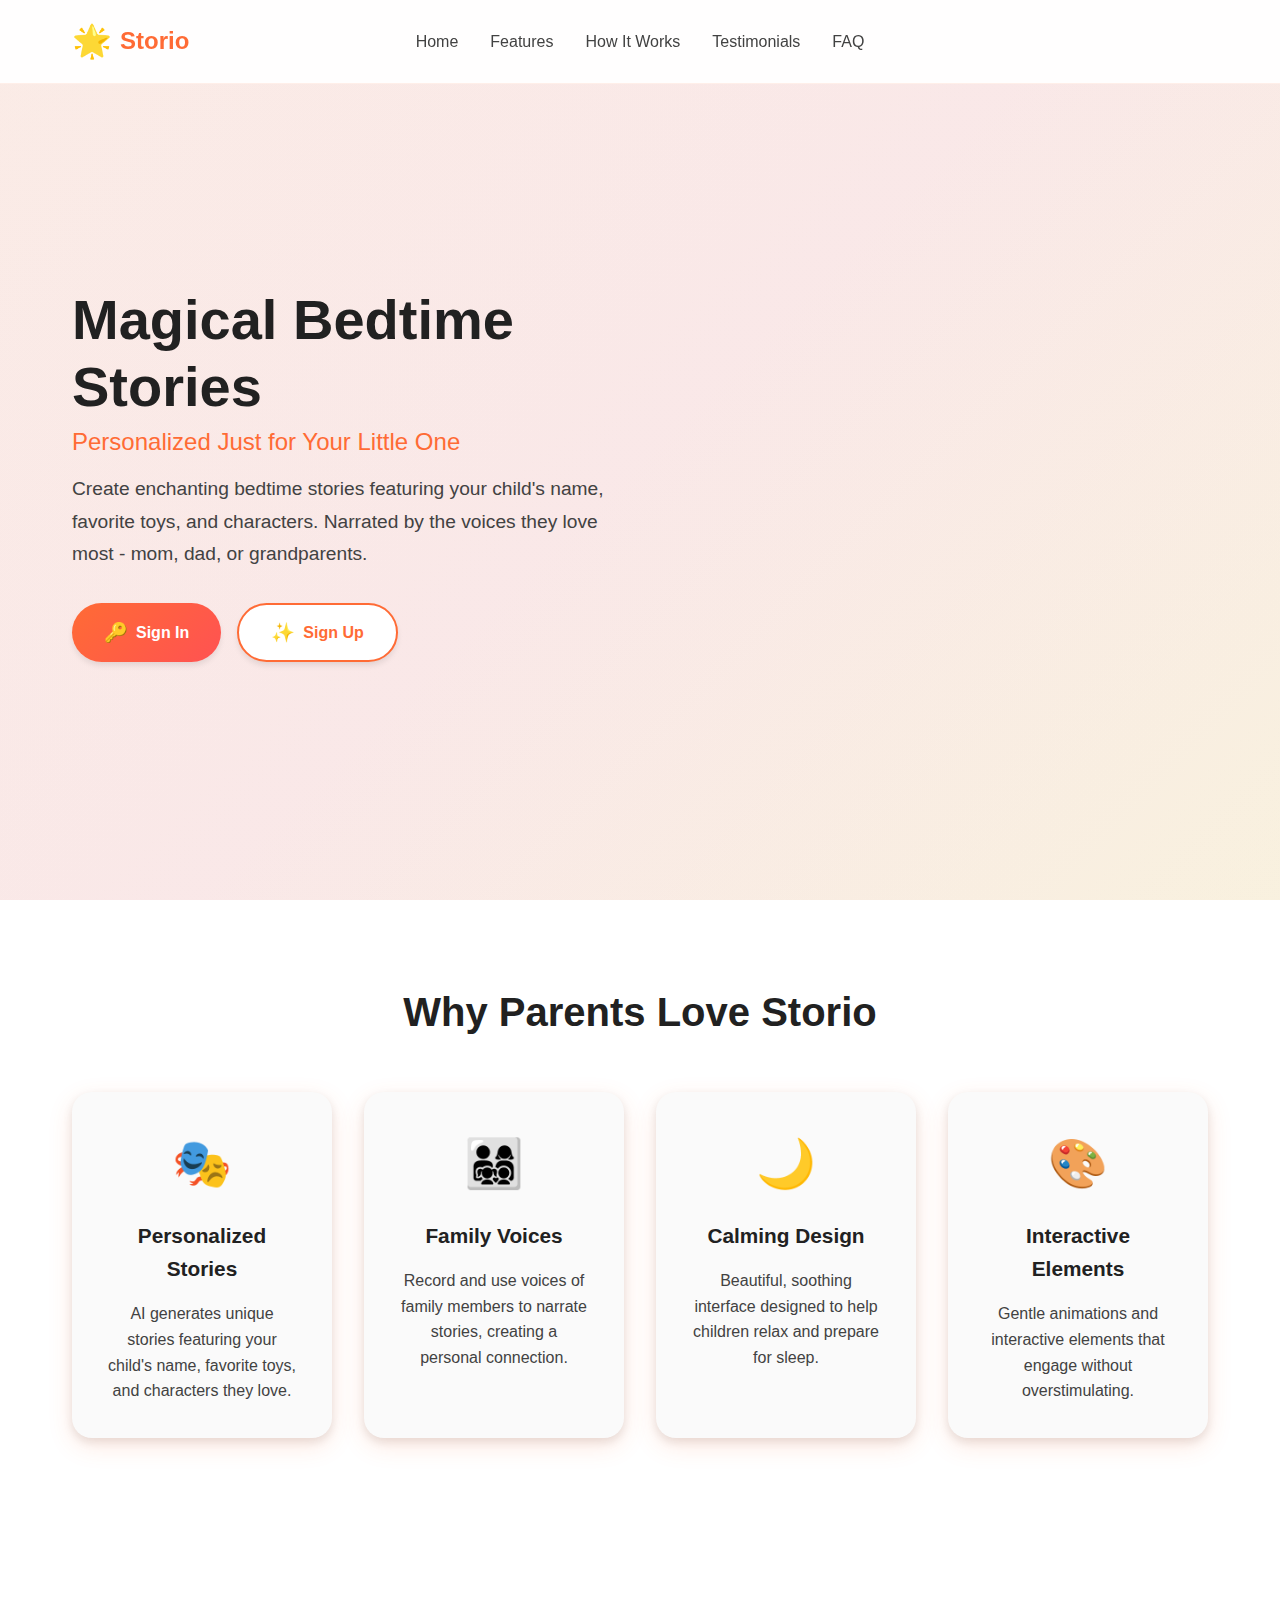
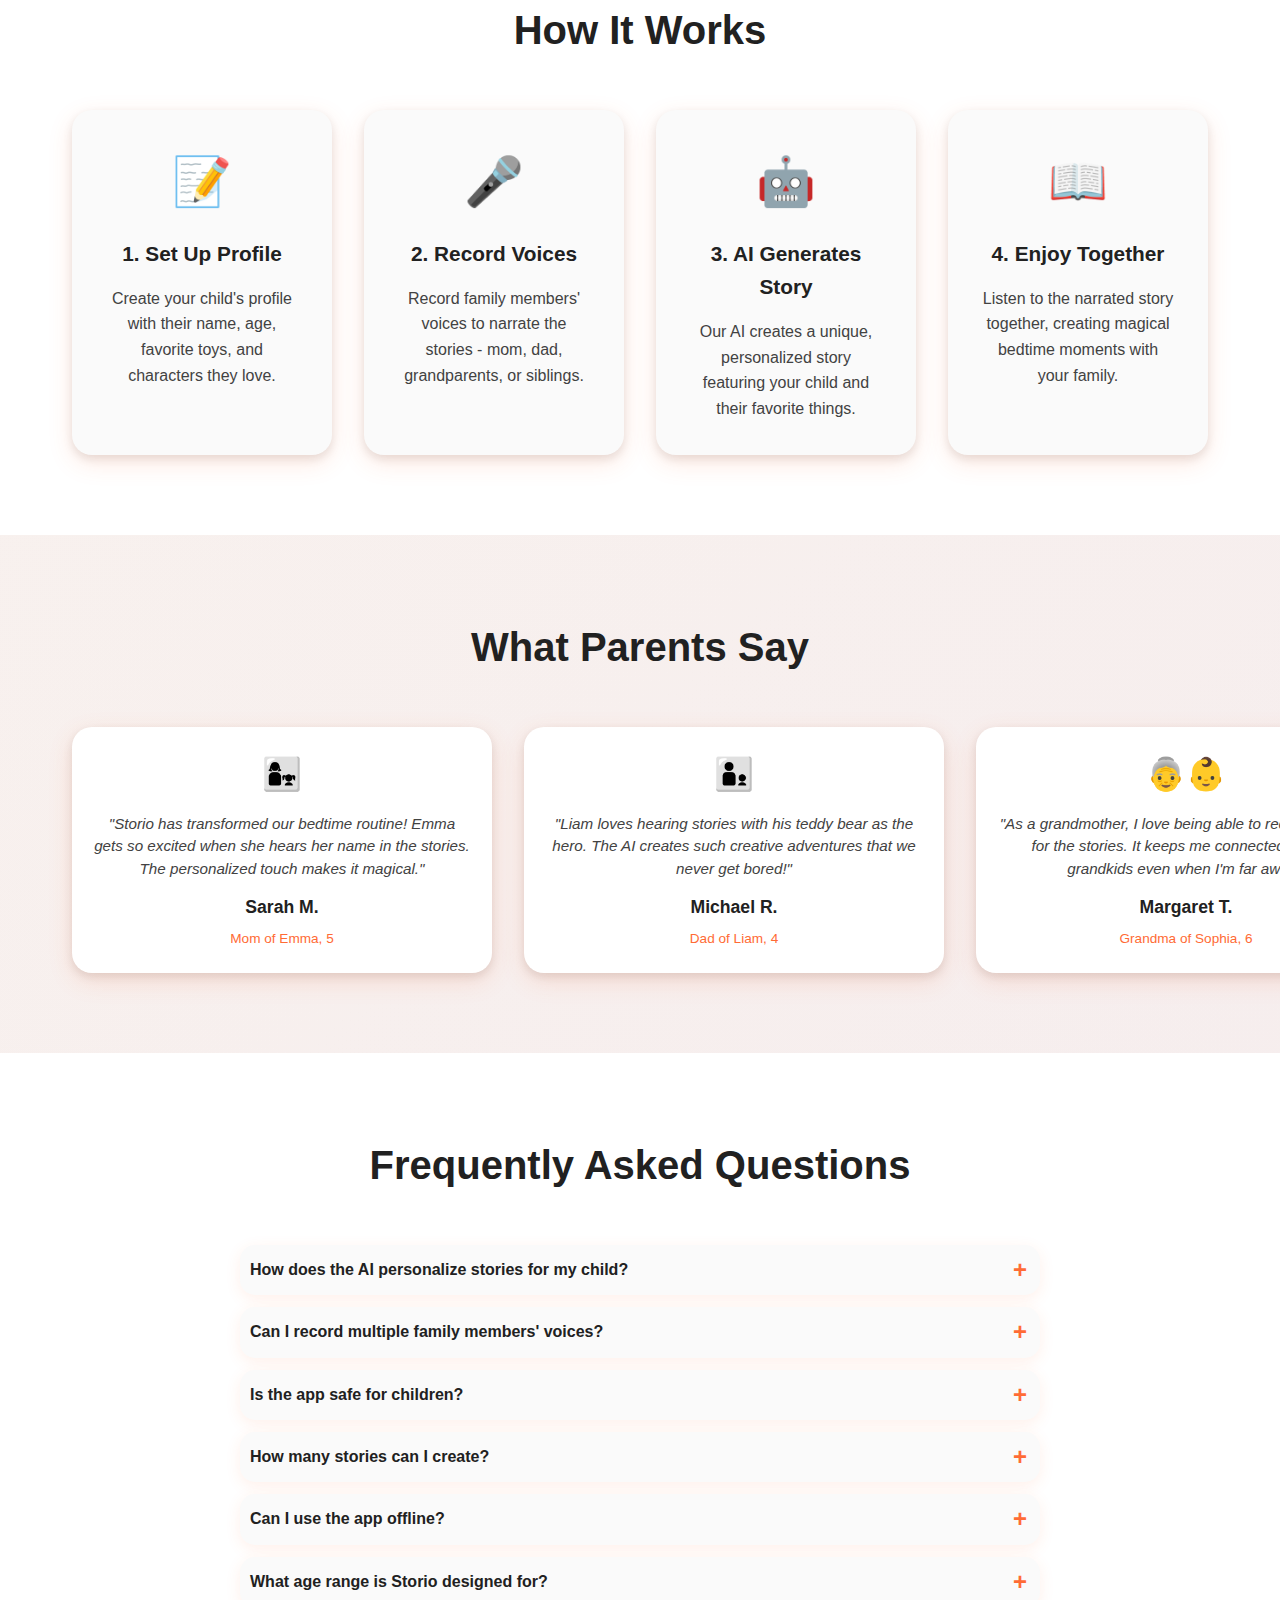
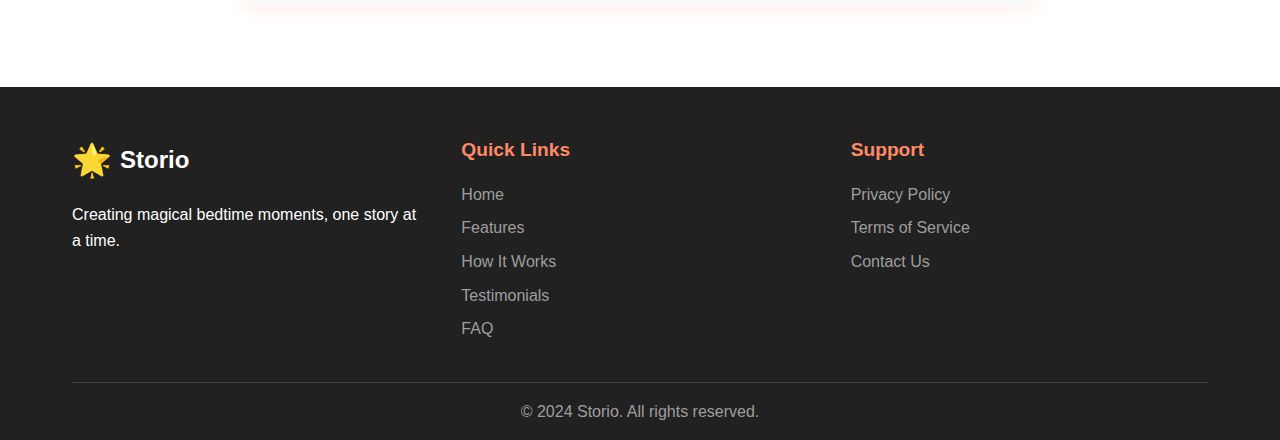
<file: dashboard.html>
<!DOCTYPE html>
<html lang="en">
<head>
    <meta charset="UTF-8">
    <meta name="viewport" content="width=device-width, initial-scale=1.0">
    <title>Dashboard - Storio</title>
    <meta name="description" content="Your magical storytelling dashboard">
    
    <!-- PWA Meta Tags -->
    <meta name="theme-color" content="#FF6B35">
    <meta name="apple-mobile-web-app-capable" content="yes">
    <meta name="apple-mobile-web-app-status-bar-style" content="default">
    <meta name="apple-mobile-web-app-title" content="Storio Dashboard">
    
    <!-- Favicon -->
    <link rel="icon" type="image/png" sizes="32x32" href="favicon-32x32.png">
    <link rel="icon" type="image/png" sizes="16x16" href="favicon-16x16.png">
    <link rel="apple-touch-icon" sizes="180x180" href="apple-touch-icon.png">
    
    <!-- Manifest -->
    <link rel="manifest" href="manifest.json">
    
    <!-- Styles -->
    <link rel="stylesheet" href="styles.css">
    
    <!-- Google Fonts -->
    <link rel="preconnect" href="https://fonts.googleapis.com">
    <link rel="preconnect" href="https://fonts.gstatic.com" crossorigin>
    <link href="https://fonts.googleapis.com/css2?family=Fredoka:wght@300;400;500;600;700&family=Quicksand:wght@300;400;500;600;700&display=swap" rel="stylesheet">
    
    <!-- Supabase Client -->
    <script src="https://cdn.jsdelivr.net/npm/@supabase/supabase-js@2"></script>
</head>
<body>
    <!-- Header -->
    <header class="header">
        <nav class="nav">
            <div class="nav-container">
                <div class="logo">
                    <div class="logo-icon">🌟</div>
                    <span class="logo-text">Storio</span>
                </div>
                <div class="nav-actions">
                    <span class="user-welcome" id="user-welcome">Welcome!</span>
                    <button class="btn btn-secondary sign-out-btn" id="sign-out-btn">
                        <span class="btn-icon">🚪</span>Sign Out
                    </button>
                </div>
            </div>
        </nav>
    </header>

    <!-- Dashboard Content -->
    <main class="dashboard-main">
        <div class="dashboard-container">
            <div class="dashboard-hero">
                <h1 class="dashboard-title" id="dashboard-title">Welcome to Your Dashboard</h1>
                <p class="dashboard-subtitle">Your magical storytelling dashboard</p>
            </div>

            <!-- Animated Story Cards Section -->
            <div class="animated-stories-section">
                <h2 class="section-title">Featured Story Outlines</h2>
                <div class="animated-stories-container">
                    <div class="stories-grid">
                        <div class="story-card active" data-index="0">
                            <div class="story-image">
                                <img src="https://images.unsplash.com/photo-1506905925346-21bda4d32df4?q=80&w=3540&auto=format&fit=crop&ixlib=rb-4.0.3" alt="Space Adventure">
                            </div>
                            <div class="story-content">
                                <h3 class="story-title">Emma's Space Adventure</h3>
                                <p class="story-excerpt">
                                    "Once upon a time, in a galaxy not so far away, there lived a brave little girl named Emma who dreamed of exploring the stars. One magical night, her teddy bear came to life and offered to take her on an incredible journey through space..."
                                </p>
                                <div class="story-meta">
                                    <span class="story-theme">🌌 Space Adventure</span>
                                    <span class="story-duration">10 minutes</span>
                                </div>
                            </div>
                        </div>

                        <div class="story-card" data-index="1">
                            <div class="story-image">
                                <img src="https://images.unsplash.com/photo-1558618666-fcd25c85cd64?q=80&w=3540&auto=format&fit=crop&ixlib=rb-4.0.3" alt="Ocean Journey">
                            </div>
                            <div class="story-content">
                                <h3 class="story-title">Liam's Ocean Journey</h3>
                                <p class="story-excerpt">
                                    "Deep beneath the sparkling waves, in a world of coral castles and friendly sea creatures, young Liam discovered a magical seashell that could grant wishes. With his loyal dolphin friend by his side, they embarked on an underwater quest..."
                                </p>
                                <div class="story-meta">
                                    <span class="story-theme">🌊 Ocean Adventure</span>
                                    <span class="story-duration">8 minutes</span>
                                </div>
                            </div>
                        </div>

                        <div class="story-card" data-index="2">
                            <div class="story-image">
                                <img src="https://images.unsplash.com/photo-1506905925346-21bda4d32df4?q=80&w=3540&auto=format&fit=crop&ixlib=rb-4.0.3" alt="Forest Magic">
                            </div>
                            <div class="story-content">
                                <h3 class="story-title">Sophia's Forest Magic</h3>
                                <p class="story-excerpt">
                                    "In an enchanted forest where trees whispered ancient secrets and flowers sang lullabies, little Sophia found a glowing acorn that opened a portal to a world where animals could talk and magic was real. Her adventure began when..."
                                </p>
                                <div class="story-meta">
                                    <span class="story-theme">🌳 Forest Fantasy</span>
                                    <span class="story-duration">12 minutes</span>
                                </div>
                            </div>
                        </div>

                        <div class="story-card" data-index="3">
                            <div class="story-image">
                                <img src="https://images.unsplash.com/photo-1558618666-fcd25c85cd64?q=80&w=3540&auto=format&fit=crop&ixlib=rb-4.0.3" alt="Dragon Friend">
                            </div>
                            <div class="story-content">
                                <h3 class="story-title">Alex and the Friendly Dragon</h3>
                                <p class="story-excerpt">
                                    "High up in the misty mountains, where clouds danced around castle towers, young Alex discovered a baby dragon who had lost its way. Instead of being afraid, Alex decided to help the little dragon find its family, leading to..."
                                </p>
                                <div class="story-meta">
                                    <span class="story-theme">🐉 Dragon Tale</span>
                                    <span class="story-duration">15 minutes</span>
                                </div>
                            </div>
                        </div>

                        <div class="story-card" data-index="4">
                            <div class="story-image">
                                <img src="https://images.unsplash.com/photo-1506905925346-21bda4d32df4?q=80&w=3540&auto=format&fit=crop&ixlib=rb-4.0.3" alt="Toy Kingdom">
                            </div>
                            <div class="story-content">
                                <h3 class="story-title">The Toy Kingdom Awakens</h3>
                                <p class="story-excerpt">
                                    "When the last ray of sunlight disappeared from little Maya's bedroom, her toys began to stir. Her teddy bear became the wise king, her doll became a brave knight, and together they created a magical kingdom where..."
                                </p>
                                <div class="story-meta">
                                    <span class="story-theme">🧸 Toy Adventure</span>
                                    <span class="story-duration">7 minutes</span>
                                </div>
                            </div>
                        </div>
                    </div>

                    <!-- Navigation Controls -->
                    <div class="stories-navigation">
                        <button class="nav-btn prev-btn" onclick="previousStory()">
                            <svg width="24" height="24" viewBox="0 0 24 24" fill="none" stroke="currentColor" stroke-width="2">
                                <path d="M15 18l-6-6 6-6"/>
                            </svg>
                        </button>
                        <div class="story-indicators">
                            <span class="indicator active" data-index="0"></span>
                            <span class="indicator" data-index="1"></span>
                            <span class="indicator" data-index="2"></span>
                            <span class="indicator" data-index="3"></span>
                            <span class="indicator" data-index="4"></span>
                        </div>
                        <button class="nav-btn next-btn" onclick="nextStory()">
                            <svg width="24" height="24" viewBox="0 0 24 24" fill="none" stroke="currentColor" stroke-width="2">
                                <path d="M9 18l6-6-6-6"/>
                            </svg>
                        </button>
                    </div>
                </div>
            </div>
        </div>
    </main>

    <!-- Footer -->
    <footer class="footer">
        <div class="container">
            <div class="footer-content">
                <div class="footer-section">
                    <div class="footer-logo">
                        <div class="logo-icon">🌟</div>
                        <span class="logo-text">Storio</span>
                    </div>
                    <p>Creating magical bedtime moments, one story at a time.</p>
                </div>
                <div class="footer-section">
                    <h4>Support</h4>
                    <ul>
                        <li><a href="#" onclick="showPrivacy()">Privacy Policy</a></li>
                        <li><a href="#" onclick="showTerms()">Terms of Service</a></li>
                        <li><a href="#" onclick="showContact()">Contact Us</a></li>
                    </ul>
                </div>
            </div>
            <div class="footer-bottom">
                <p>&copy; 2024 Storio. All rights reserved.</p>
            </div>
        </div>
    </footer>

    <!-- Notification Container -->
    <div id="notification-container"></div>

    <!-- Supabase Configuration -->
    <script src="supabase-config.js"></script>
    <script src="dashboard.js"></script>
</body>
</html>
</file>
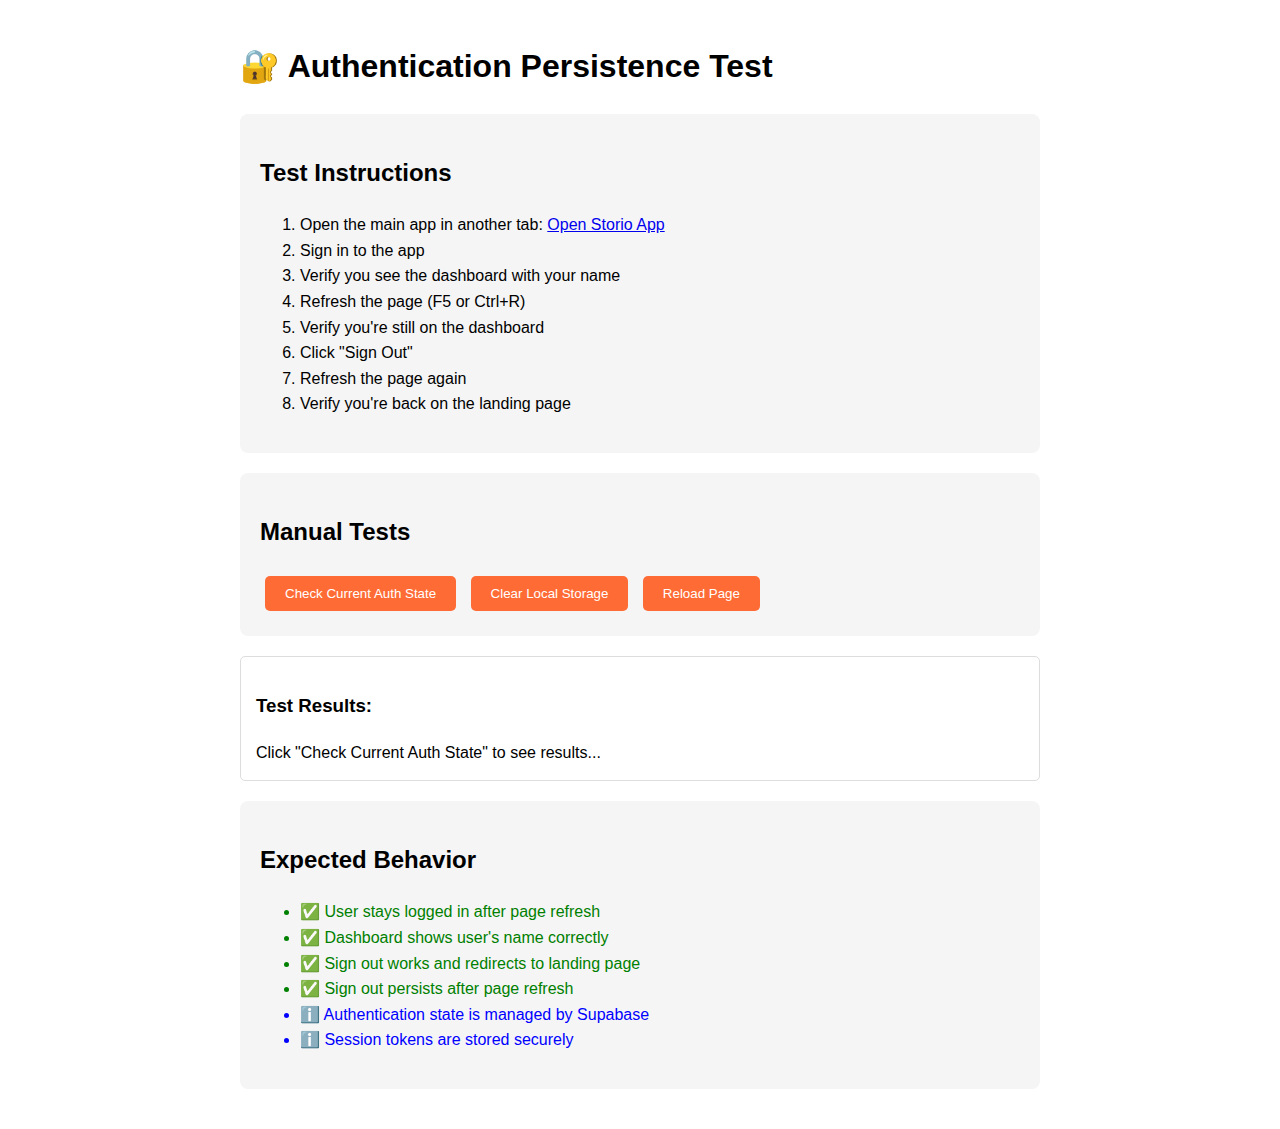
<file: test-authentication.html>
<!DOCTYPE html>
<html lang="en">
<head>
    <meta charset="UTF-8">
    <meta name="viewport" content="width=device-width, initial-scale=1.0">
    <title>Authentication Test - Storio</title>
    <style>
        body {
            font-family: Arial, sans-serif;
            max-width: 800px;
            margin: 0 auto;
            padding: 20px;
            line-height: 1.6;
        }
        .test-section {
            background: #f5f5f5;
            padding: 20px;
            margin: 20px 0;
            border-radius: 8px;
        }
        .success { color: green; }
        .error { color: red; }
        .info { color: blue; }
        button {
            background: #FF6B35;
            color: white;
            border: none;
            padding: 10px 20px;
            border-radius: 5px;
            cursor: pointer;
            margin: 5px;
        }
        button:hover {
            background: #FF8A65;
        }
        #test-results {
            background: #fff;
            border: 1px solid #ddd;
            padding: 15px;
            border-radius: 5px;
            margin-top: 20px;
        }
    </style>
</head>
<body>
    <h1>🔐 Authentication Persistence Test</h1>
    
    <div class="test-section">
        <h2>Test Instructions</h2>
        <ol>
            <li>Open the main app in another tab: <a href="index.html" target="_blank">Open Storio App</a></li>
            <li>Sign in to the app</li>
            <li>Verify you see the dashboard with your name</li>
            <li>Refresh the page (F5 or Ctrl+R)</li>
            <li>Verify you're still on the dashboard</li>
            <li>Click "Sign Out"</li>
            <li>Refresh the page again</li>
            <li>Verify you're back on the landing page</li>
        </ol>
    </div>

    <div class="test-section">
        <h2>Manual Tests</h2>
        <button onclick="testAuthState()">Check Current Auth State</button>
        <button onclick="clearLocalStorage()">Clear Local Storage</button>
        <button onclick="reloadPage()">Reload Page</button>
    </div>

    <div id="test-results">
        <h3>Test Results:</h3>
        <div id="results-content">Click "Check Current Auth State" to see results...</div>
    </div>

    <div class="test-section">
        <h2>Expected Behavior</h2>
        <ul>
            <li class="success">✅ User stays logged in after page refresh</li>
            <li class="success">✅ Dashboard shows user's name correctly</li>
            <li class="success">✅ Sign out works and redirects to landing page</li>
            <li class="success">✅ Sign out persists after page refresh</li>
            <li class="info">ℹ️ Authentication state is managed by Supabase</li>
            <li class="info">ℹ️ Session tokens are stored securely</li>
        </ul>
    </div>

    <script src="https://cdn.jsdelivr.net/npm/@supabase/supabase-js@2"></script>
    <script src="supabase-config.js"></script>
    <script>
        async function testAuthState() {
            const resultsDiv = document.getElementById('results-content');
            resultsDiv.innerHTML = '<p>Checking authentication state...</p>';
            
            try {
                const { data: { user }, error } = await window.supabaseClient.auth.getUser();
                
                if (error) {
                    resultsDiv.innerHTML = `<p class="error">❌ Error: ${error.message}</p>`;
                    return;
                }
                
                if (user) {
                    resultsDiv.innerHTML = `
                        <p class="success">✅ User is authenticated!</p>
                        <p><strong>Email:</strong> ${user.email}</p>
                        <p><strong>Name:</strong> ${user.user_metadata?.full_name || 'Not set'}</p>
                        <p><strong>User ID:</strong> ${user.id}</p>
                        <p><strong>Last Sign In:</strong> ${new Date(user.last_sign_in_at).toLocaleString()}</p>
                    `;
                } else {
                    resultsDiv.innerHTML = '<p class="info">ℹ️ No user is currently authenticated</p>';
                }
            } catch (error) {
                resultsDiv.innerHTML = `<p class="error">❌ Error checking auth state: ${error.message}</p>`;
            }
        }

        function clearLocalStorage() {
            localStorage.clear();
            sessionStorage.clear();
            document.getElementById('results-content').innerHTML = 
                '<p class="info">ℹ️ Local storage and session storage cleared</p>';
        }

        function reloadPage() {
            window.location.reload();
        }

        // Auto-check auth state on page load
        window.addEventListener('load', () => {
            setTimeout(testAuthState, 1000);
        });
    </script>
</body>
</html>
</file>
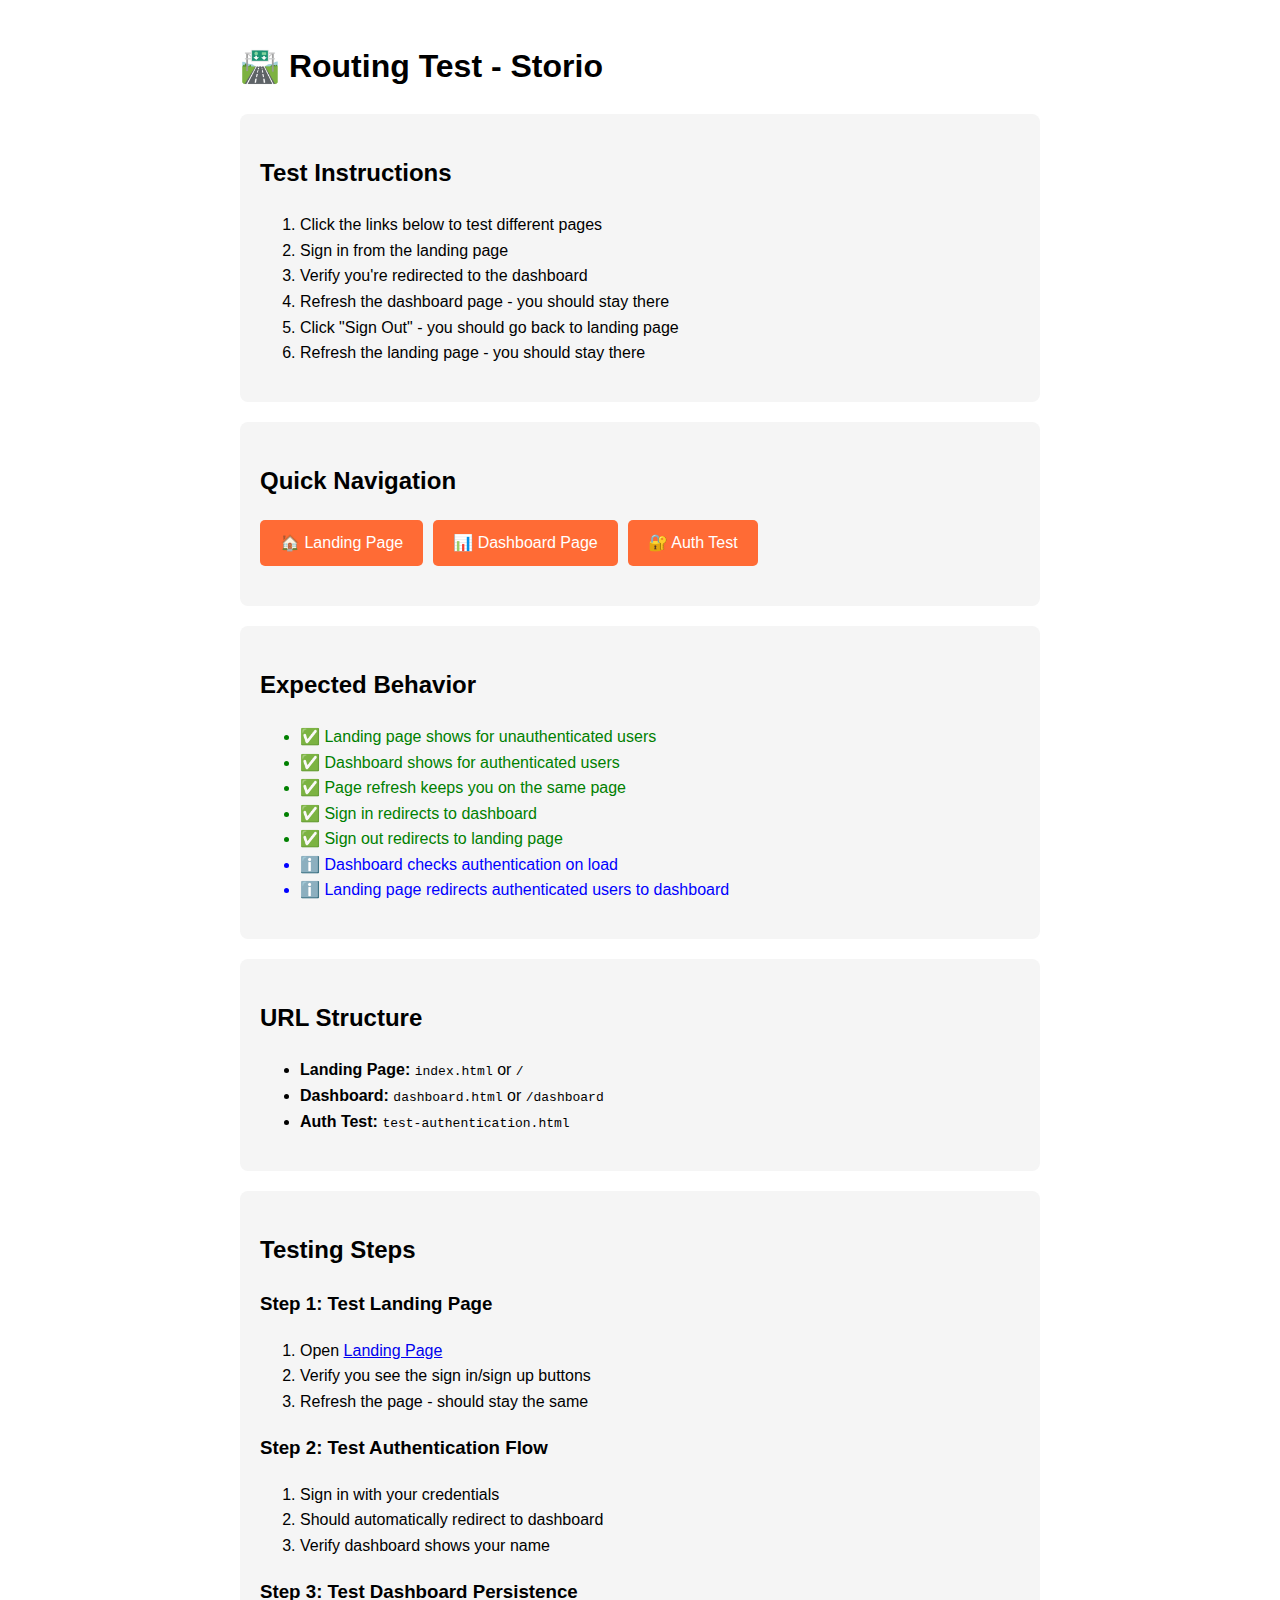
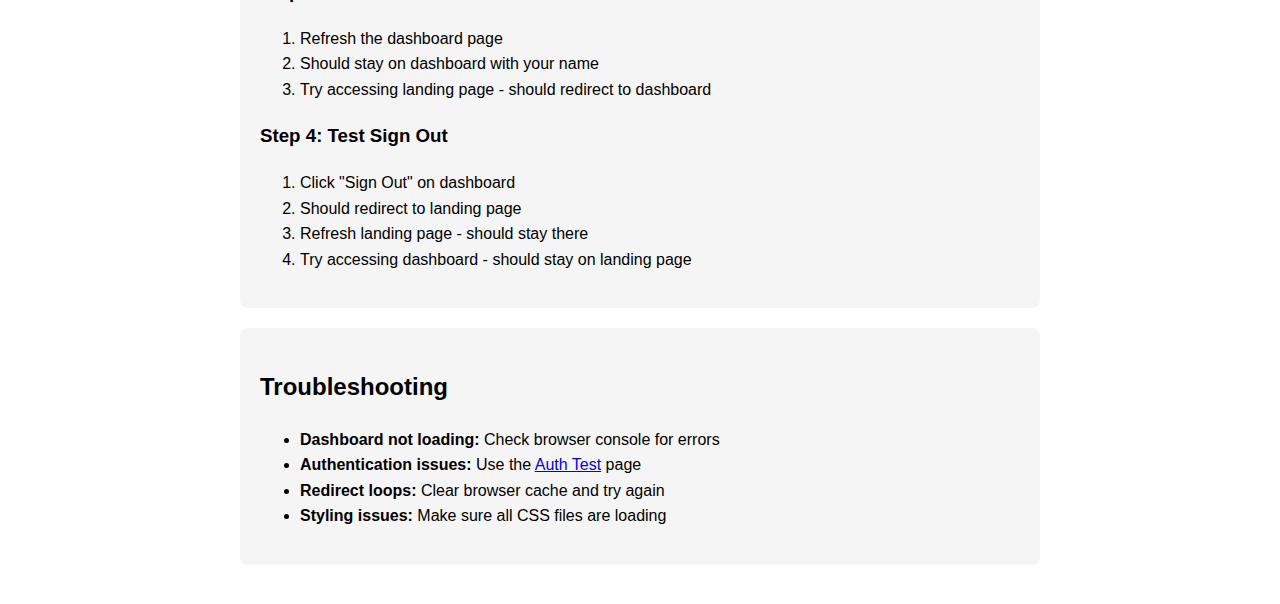
<file: test-routing.html>
<!DOCTYPE html>
<html lang="en">
<head>
    <meta charset="UTF-8">
    <meta name="viewport" content="width=device-width, initial-scale=1.0">
    <title>Routing Test - Storio</title>
    <style>
        body {
            font-family: Arial, sans-serif;
            max-width: 800px;
            margin: 0 auto;
            padding: 20px;
            line-height: 1.6;
        }
        .test-section {
            background: #f5f5f5;
            padding: 20px;
            margin: 20px 0;
            border-radius: 8px;
        }
        .success { color: green; }
        .error { color: red; }
        .info { color: blue; }
        button {
            background: #FF6B35;
            color: white;
            border: none;
            padding: 10px 20px;
            border-radius: 5px;
            cursor: pointer;
            margin: 5px;
        }
        button:hover {
            background: #FF8A65;
        }
        .test-links {
            display: flex;
            gap: 10px;
            flex-wrap: wrap;
            margin: 20px 0;
        }
        .test-links a {
            background: #FF6B35;
            color: white;
            text-decoration: none;
            padding: 10px 20px;
            border-radius: 5px;
            display: inline-block;
        }
        .test-links a:hover {
            background: #FF8A65;
        }
    </style>
</head>
<body>
    <h1>🛣️ Routing Test - Storio</h1>
    
    <div class="test-section">
        <h2>Test Instructions</h2>
        <ol>
            <li>Click the links below to test different pages</li>
            <li>Sign in from the landing page</li>
            <li>Verify you're redirected to the dashboard</li>
            <li>Refresh the dashboard page - you should stay there</li>
            <li>Click "Sign Out" - you should go back to landing page</li>
            <li>Refresh the landing page - you should stay there</li>
        </ol>
    </div>

    <div class="test-section">
        <h2>Quick Navigation</h2>
        <div class="test-links">
            <a href="index.html" target="_blank">🏠 Landing Page</a>
            <a href="dashboard.html" target="_blank">📊 Dashboard Page</a>
            <a href="test-authentication.html" target="_blank">🔐 Auth Test</a>
        </div>
    </div>

    <div class="test-section">
        <h2>Expected Behavior</h2>
        <ul>
            <li class="success">✅ Landing page shows for unauthenticated users</li>
            <li class="success">✅ Dashboard shows for authenticated users</li>
            <li class="success">✅ Page refresh keeps you on the same page</li>
            <li class="success">✅ Sign in redirects to dashboard</li>
            <li class="success">✅ Sign out redirects to landing page</li>
            <li class="info">ℹ️ Dashboard checks authentication on load</li>
            <li class="info">ℹ️ Landing page redirects authenticated users to dashboard</li>
        </ul>
    </div>

    <div class="test-section">
        <h2>URL Structure</h2>
        <ul>
            <li><strong>Landing Page:</strong> <code>index.html</code> or <code>/</code></li>
            <li><strong>Dashboard:</strong> <code>dashboard.html</code> or <code>/dashboard</code></li>
            <li><strong>Auth Test:</strong> <code>test-authentication.html</code></li>
        </ul>
    </div>

    <div class="test-section">
        <h2>Testing Steps</h2>
        <h3>Step 1: Test Landing Page</h3>
        <ol>
            <li>Open <a href="index.html" target="_blank">Landing Page</a></li>
            <li>Verify you see the sign in/sign up buttons</li>
            <li>Refresh the page - should stay the same</li>
        </ol>

        <h3>Step 2: Test Authentication Flow</h3>
        <ol>
            <li>Sign in with your credentials</li>
            <li>Should automatically redirect to dashboard</li>
            <li>Verify dashboard shows your name</li>
        </ol>

        <h3>Step 3: Test Dashboard Persistence</h3>
        <ol>
            <li>Refresh the dashboard page</li>
            <li>Should stay on dashboard with your name</li>
            <li>Try accessing landing page - should redirect to dashboard</li>
        </ol>

        <h3>Step 4: Test Sign Out</h3>
        <ol>
            <li>Click "Sign Out" on dashboard</li>
            <li>Should redirect to landing page</li>
            <li>Refresh landing page - should stay there</li>
            <li>Try accessing dashboard - should stay on landing page</li>
        </ol>
    </div>

    <div class="test-section">
        <h2>Troubleshooting</h2>
        <ul>
            <li><strong>Dashboard not loading:</strong> Check browser console for errors</li>
            <li><strong>Authentication issues:</strong> Use the <a href="test-authentication.html" target="_blank">Auth Test</a> page</li>
            <li><strong>Redirect loops:</strong> Clear browser cache and try again</li>
            <li><strong>Styling issues:</strong> Make sure all CSS files are loading</li>
        </ul>
    </div>

    <script>
        // Add some helpful console logging
        console.log('Routing test page loaded');
        console.log('Current URL:', window.location.href);
        console.log('Available pages:');
        console.log('- Landing: index.html');
        console.log('- Dashboard: dashboard.html');
        console.log('- Auth Test: test-authentication.html');
    </script>
</body>
</html>
</file>
<file: styles.css>
/* Reset and Base Styles */
* {
    margin: 0;
    padding: 0;
    box-sizing: border-box;
}

:root {
    /* Color Palette - Orange and White Theme */
    --primary-orange: #FF6B35;
    --primary-light: #FF8A65;
    --secondary-coral: #FF5252;
    --secondary-light: #FF7B7B;
    --accent-amber: #FFB300;
    --accent-light: #FFC107;
    --warm-peach: #FFAB91;
    --warm-salmon: #FF8A80;
    --soft-cream: #FFF8E1;
    --soft-apricot: #FFCCBC;
    
    /* Neutral Colors */
    --white: #FFFFFF;
    --off-white: #FAFAFA;
    --light-gray: #F5F5F5;
    --medium-gray: #9E9E9E;
    --dark-gray: #424242;
    --dark: #212121;
    
    /* Typography */
    --font-primary: 'Fredoka', sans-serif;
    --font-secondary: 'Quicksand', sans-serif;
    
    /* Spacing */
    --container-padding: 2rem;
    --section-padding: 5rem 0;
    
    /* Shadows */
    --shadow-soft: 0 4px 6px -1px rgba(0, 0, 0, 0.1);
    --shadow-medium: 0 10px 15px -3px rgba(0, 0, 0, 0.1);
    --shadow-large: 0 20px 25px -5px rgba(0, 0, 0, 0.1);
}

body {
    font-family: var(--font-primary);
    line-height: 1.6;
    color: var(--dark);
    background: linear-gradient(135deg, var(--off-white) 0%, var(--light-gray) 100%);
    overflow-x: hidden;
}

.container {
    max-width: 1200px;
    margin: 0 auto;
    padding: 0 var(--container-padding);
}

/* Header Styles */
.header {
    position: fixed;
    top: 0;
    left: 0;
    right: 0;
    background: rgba(255, 255, 255, 0.95);
    backdrop-filter: blur(10px);
    z-index: 1000;
    border-bottom: 1px solid rgba(255, 107, 53, 0.1);
}

.nav-container {
    display: flex;
    justify-content: space-between;
    align-items: center;
    padding: 1rem var(--container-padding);
    max-width: 1200px;
    margin: 0 auto;
    position: relative;
}

.logo {
    display: flex;
    align-items: center;
    gap: 0.5rem;
    font-size: 1.5rem;
    font-weight: 700;
    color: var(--primary-orange);
}

.logo-icon {
    font-size: 2rem;
    animation: twinkle 2s ease-in-out infinite;
}

@keyframes twinkle {
    0%, 100% { opacity: 1; transform: scale(1); }
    50% { opacity: 0.7; transform: scale(1.1); }
}

.nav-menu {
    display: flex;
    list-style: none;
    gap: 2rem;
    position: absolute;
    left: 50%;
    transform: translateX(-50%);
}

.nav-menu a {
    text-decoration: none;
    color: var(--dark-gray);
    font-weight: 500;
    transition: color 0.3s ease;
    position: relative;
}

.nav-menu a:hover {
    color: var(--primary-orange);
}

.nav-menu a::after {
    content: '';
    position: absolute;
    bottom: -5px;
    left: 0;
    width: 0;
    height: 2px;
    background: var(--primary-orange);
    transition: width 0.3s ease;
}

.nav-menu a:hover::after {
    width: 100%;
}

.nav-toggle {
    display: none;
    flex-direction: column;
    background: none;
    border: none;
    cursor: pointer;
    gap: 4px;
}

.nav-toggle span {
    width: 25px;
    height: 3px;
    background: var(--primary-orange);
    border-radius: 2px;
    transition: 0.3s;
}

/* Hero Section */
.hero {
    padding: 8rem 0 5rem;
    min-height: 100vh;
    display: flex;
    align-items: center;
    background: linear-gradient(135deg, 
        rgba(255, 107, 53, 0.1) 0%, 
        rgba(255, 82, 82, 0.1) 50%, 
        rgba(255, 179, 0, 0.1) 100%);
    position: relative;
    overflow: hidden;
}

.hero-container {
    display: grid;
    grid-template-columns: 1fr 1fr;
    gap: 4rem;
    align-items: center;
    max-width: 1200px;
    margin: 0 auto;
    padding: 0 var(--container-padding);
}

.hero-title {
    font-size: 3.5rem;
    font-weight: 700;
    color: var(--dark);
    margin-bottom: 1rem;
    line-height: 1.2;
}

.hero-subtitle {
    display: block;
    font-size: 1.5rem;
    color: var(--primary-orange);
    font-weight: 500;
    margin-top: 0.5rem;
}

.hero-description {
    font-size: 1.2rem;
    color: var(--dark-gray);
    margin-bottom: 2rem;
    line-height: 1.7;
}

.hero-buttons {
    display: flex;
    gap: 1rem;
    flex-wrap: wrap;
}

.btn {
    display: inline-flex;
    align-items: center;
    gap: 0.5rem;
    padding: 1rem 2rem;
    border: none;
    border-radius: 50px;
    font-family: var(--font-primary);
    font-size: 1rem;
    font-weight: 600;
    text-decoration: none;
    cursor: pointer;
    transition: all 0.3s ease;
    box-shadow: var(--shadow-soft);
}

.btn-primary {
    background: linear-gradient(135deg, var(--primary-orange), var(--secondary-coral));
    color: var(--white);
}

.btn-primary:hover {
    transform: translateY(-2px);
    box-shadow: var(--shadow-medium);
}

.btn-secondary {
    background: var(--white);
    color: var(--primary-orange);
    border: 2px solid var(--primary-orange);
}

.btn-secondary:hover {
    background: var(--primary-orange);
    color: var(--white);
    transform: translateY(-2px);
}

.btn-large {
    padding: 1.25rem 2.5rem;
    font-size: 1.1rem;
}

.btn-icon {
    font-size: 1.2rem;
}

/* Hero Visual - Story Scene */
.hero-visual {
    position: relative;
    height: 500px;
    display: flex;
    align-items: center;
    justify-content: center;
}

.story-scene {
    position: relative;
    width: 400px;
    height: 400px;
    background: linear-gradient(135deg, 
        rgba(255, 107, 53, 0.1) 0%, 
        rgba(255, 82, 82, 0.1) 50%, 
        rgba(255, 179, 0, 0.1) 100%);
    border-radius: 50%;
    display: flex;
    align-items: center;
    justify-content: center;
    box-shadow: var(--shadow-large);
    animation: float 6s ease-in-out infinite;
}

@keyframes float {
    0%, 100% { transform: translateY(0px); }
    50% { transform: translateY(-20px); }
}

.moon {
    position: absolute;
    top: 20px;
    right: 40px;
    font-size: 3rem;
    animation: glow 3s ease-in-out infinite;
}

@keyframes glow {
    0%, 100% { filter: brightness(1); }
    50% { filter: brightness(1.3); }
}

.stars {
    position: absolute;
    top: 0;
    left: 0;
    right: 0;
    bottom: 0;
}

.star {
    position: absolute;
    font-size: 1.5rem;
    animation: twinkle 2s ease-in-out infinite;
}

.star:nth-child(1) { top: 30px; left: 50px; animation-delay: 0s; }
.star:nth-child(2) { top: 60px; right: 80px; animation-delay: 0.5s; }
.star:nth-child(3) { top: 100px; left: 80px; animation-delay: 1s; }
.star:nth-child(4) { top: 150px; right: 40px; animation-delay: 1.5s; }
.star:nth-child(5) { top: 200px; left: 120px; animation-delay: 2s; }

.animals {
    position: absolute;
    width: 100%;
    height: 100%;
}

.animal {
    position: absolute;
    font-size: 2.5rem;
    animation: bounce 4s ease-in-out infinite;
}

.bunny {
    bottom: 60px;
    left: 60px;
    animation-delay: 0s;
}

.bear {
    bottom: 80px;
    right: 80px;
    animation-delay: 1s;
}

.owl {
    top: 120px;
    left: 40px;
    animation-delay: 2s;
}

.fox {
    top: 140px;
    right: 60px;
    animation-delay: 3s;
}

@keyframes bounce {
    0%, 100% { transform: translateY(0px); }
    50% { transform: translateY(-10px); }
}

.clouds {
    position: absolute;
    width: 100%;
    height: 100%;
}

.cloud {
    position: absolute;
    font-size: 2rem;
    opacity: 0.7;
    animation: drift 8s linear infinite;
}

.cloud-1 {
    top: 40px;
    left: 20px;
    animation-delay: 0s;
}

.cloud-2 {
    top: 80px;
    right: 30px;
    animation-delay: 2s;
}

.cloud-3 {
    top: 120px;
    left: 50%;
    animation-delay: 4s;
}

@keyframes drift {
    0% { transform: translateX(-100px); opacity: 0; }
    10% { opacity: 0.7; }
    90% { opacity: 0.7; }
    100% { transform: translateX(100px); opacity: 0; }
}

/* Features Section */
.features {
    padding: var(--section-padding);
    background: var(--white);
}

.section-title {
    text-align: center;
    font-size: 2.5rem;
    font-weight: 700;
    color: var(--dark);
    margin-bottom: 3rem;
}

.features-grid {
    display: grid;
    grid-template-columns: repeat(auto-fit, minmax(250px, 1fr));
    gap: 2rem;
}

.feature-card {
    background: var(--off-white);
    padding: 2rem;
    border-radius: 20px;
    text-align: center;
    box-shadow: 0 8px 25px rgba(255, 107, 53, 0.15), 0 4px 10px rgba(0, 0, 0, 0.1);
    transition: all 0.3s ease;
    border: 2px solid transparent;
    position: relative;
}

.feature-card::before {
    content: '';
    position: absolute;
    top: 0;
    left: 0;
    right: 0;
    bottom: 0;
    border-radius: 20px;
    background: linear-gradient(135deg, rgba(255, 107, 53, 0.05) 0%, rgba(255, 82, 82, 0.05) 100%);
    opacity: 0;
    transition: opacity 0.3s ease;
    z-index: -1;
}

.feature-card:hover {
    transform: translateY(-8px);
    box-shadow: 0 20px 40px rgba(255, 107, 53, 0.25), 0 10px 20px rgba(0, 0, 0, 0.15);
    border-color: var(--primary-light);
}

.feature-card:hover::before {
    opacity: 1;
}

.feature-icon {
    font-size: 3rem;
    margin-bottom: 1rem;
    display: block;
}

.feature-card h3 {
    font-size: 1.3rem;
    font-weight: 600;
    color: var(--dark);
    margin-bottom: 1rem;
}

.feature-card p {
    color: var(--dark-gray);
    line-height: 1.6;
}

/* Testimonials Section */
.testimonials {
    padding: var(--section-padding);
    background: linear-gradient(135deg, 
        rgba(255, 107, 53, 0.05) 0%, 
        rgba(255, 82, 82, 0.05) 100%);
    overflow: hidden;
}

.testimonials-grid {
    display: flex;
    gap: 2rem;
    animation: scroll-left 30s linear infinite;
    width: max-content;
}

.testimonial-card {
    background: var(--white);
    border-radius: 20px;
    padding: 1.25rem;
    box-shadow: 0 8px 25px rgba(255, 107, 53, 0.15), 0 4px 10px rgba(0, 0, 0, 0.1);
    transition: all 0.3s ease;
    border: 2px solid transparent;
    min-width: 380px;
    max-width: 420px;
    flex-shrink: 0;
    position: relative;
}

.testimonial-card::before {
    content: '';
    position: absolute;
    top: 0;
    left: 0;
    right: 0;
    bottom: 0;
    border-radius: 20px;
    background: linear-gradient(135deg, rgba(255, 107, 53, 0.05) 0%, rgba(255, 82, 82, 0.05) 100%);
    opacity: 0;
    transition: opacity 0.3s ease;
    z-index: -1;
}

.testimonial-card:hover {
    transform: translateY(-8px);
    box-shadow: 0 20px 40px rgba(255, 107, 53, 0.25), 0 10px 20px rgba(0, 0, 0, 0.15);
    border-color: var(--primary-light);
    animation-play-state: paused;
}

.testimonial-card:hover::before {
    opacity: 1;
}

.testimonial-avatar {
    text-align: center;
    margin-bottom: 0.75rem;
}

.avatar-icon {
    font-size: 2rem;
    display: inline-block;
    animation: float 4s ease-in-out infinite;
}

.testimonial-content {
    text-align: center;
}

.testimonial-text {
    font-size: 0.95rem;
    color: var(--dark-gray);
    line-height: 1.5;
    margin-bottom: 0.75rem;
    font-style: italic;
}

.testimonial-author h4 {
    font-size: 1.1rem;
    font-weight: 600;
    color: var(--dark);
    margin-bottom: 0.25rem;
}

.author-role {
    font-size: 0.85rem;
    color: var(--primary-orange);
    font-weight: 500;
}

@keyframes scroll-left {
    0% {
        transform: translateX(0);
    }
    100% {
        transform: translateX(-50%);
    }
}

/* Pause animation on hover */
.testimonial-card:hover {
    animation-play-state: paused;
}

/* FAQ Section */
.faq {
    padding: var(--section-padding);
    background: var(--white);
}

.faq-grid {
    display: grid;
    gap: 0.75rem;
    max-width: 800px;
    margin: 0 auto;
}

.faq-item {
    background: var(--off-white);
    border-radius: 15px;
    overflow: hidden;
    box-shadow: 0 4px 15px rgba(255, 107, 53, 0.1);
    transition: all 0.3s ease;
    border: 2px solid transparent;
}

.faq-item:hover {
    box-shadow: 0 8px 25px rgba(255, 107, 53, 0.15);
    border-color: var(--primary-light);
}

.faq-question {
    display: flex;
    justify-content: space-between;
    align-items: center;
    padding: 0.25rem 0.5rem;
    cursor: pointer;
    transition: all 0.3s ease;
}

.faq-question:hover {
    background: rgba(255, 107, 53, 0.05);
}

.faq-question h3 {
    font-size: 1rem;
    font-weight: 600;
    color: var(--dark);
    margin: 0;
    flex: 1;
    padding-right: 0.5rem;
    line-height: 1.4;
}

.faq-icon {
    font-size: 1.5rem;
    font-weight: 700;
    color: var(--primary-orange);
    transition: transform 0.3s ease;
    min-width: 20px;
    text-align: center;
}

.faq-item.active .faq-icon {
    transform: rotate(45deg);
}

.faq-answer {
    max-height: 0;
    overflow: hidden;
    transition: max-height 0.3s ease, padding 0.3s ease;
    background: var(--white);
    opacity: 0;
}

.faq-item.active .faq-answer {
    max-height: 150px;
    padding: 0 0.5rem 0.5rem;
    opacity: 1;
}

.faq-answer p {
    color: var(--dark-gray);
    line-height: 1.5;
    margin: 0;
    font-size: 0.95rem;
}

/* Footer */
.footer {
    background: var(--dark);
    color: var(--white);
    padding: 3rem 0 1rem;
}

.footer-content {
    display: grid;
    grid-template-columns: repeat(auto-fit, minmax(250px, 1fr));
    gap: 2rem;
    margin-bottom: 2rem;
}

.footer-logo {
    display: flex;
    align-items: center;
    gap: 0.5rem;
    font-size: 1.5rem;
    font-weight: 700;
    margin-bottom: 1rem;
}

.footer-section h4 {
    font-size: 1.2rem;
    font-weight: 600;
    margin-bottom: 1rem;
    color: var(--primary-light);
}

.footer-section ul {
    list-style: none;
}

.footer-section ul li {
    margin-bottom: 0.5rem;
}

.footer-section ul li a {
    color: var(--medium-gray);
    text-decoration: none;
    transition: color 0.3s ease;
}

.footer-section ul li a:hover {
    color: var(--primary-light);
}

.footer-bottom {
    border-top: 1px solid var(--dark-gray);
    padding-top: 1rem;
    text-align: center;
    color: var(--medium-gray);
}

/* Popup Modal Styles */
.popup-overlay {
    position: fixed;
    top: 0;
    left: 0;
    width: 100%;
    height: 100%;
    background: rgba(0, 0, 0, 0.7);
    backdrop-filter: blur(5px);
    display: flex;
    align-items: center;
    justify-content: center;
    z-index: 2000;
    opacity: 0;
    visibility: hidden;
    transition: all 0.3s ease;
}

.popup-overlay.active {
    opacity: 1;
    visibility: visible;
}

.popup-modal {
    background: var(--white);
    border-radius: 20px;
    max-width: 600px;
    width: 90%;
    max-height: 80vh;
    overflow-y: auto;
    box-shadow: 0 20px 40px rgba(255, 107, 53, 0.25), 0 10px 20px rgba(0, 0, 0, 0.15);
    transform: scale(0.9);
    transition: all 0.3s ease;
}

.popup-overlay.active .popup-modal {
    transform: scale(1);
}

.popup-header {
    display: flex;
    justify-content: space-between;
    align-items: center;
    padding: 1.5rem 2rem;
    border-bottom: 1px solid var(--light-gray);
    text-align: center;
}

.popup-header h3 {
    margin: 0;
    color: var(--dark);
    font-size: 1.5rem;
    font-weight: 600;
    flex: 1;
    text-align: center;
}

.popup-close {
    background: none;
    border: none;
    font-size: 2rem;
    color: var(--medium-gray);
    cursor: pointer;
    padding: 0;
    width: 40px;
    height: 40px;
    display: flex;
    align-items: center;
    justify-content: center;
    border-radius: 50%;
    transition: all 0.3s ease;
}

.popup-close:hover {
    background: var(--light-gray);
    color: var(--dark);
}

.popup-content {
    padding: 2rem;
}

/* Authentication Form Styles */
.auth-form h4 {
    color: var(--dark);
    font-size: 1.3rem;
    font-weight: 600;
    margin-bottom: 0.5rem;
}

.auth-separator {
    height: 3px;
    background: linear-gradient(90deg, var(--primary-orange) 0%, var(--secondary-coral) 100%);
    border-radius: 2px;
    margin: 0.5rem 0 1.5rem;
    box-shadow: 0 2px 8px rgba(255, 107, 53, 0.2);
}

.auth-form > p {
    color: var(--dark-gray);
    margin-bottom: 1.5rem;
    line-height: 1.5;
}

.form-group {
    margin-bottom: 1.25rem;
}

.form-group label {
    display: block;
    color: var(--dark);
    font-weight: 500;
    margin-bottom: 0.5rem;
    font-size: 0.95rem;
}

.form-group input {
    width: 100%;
    padding: 0.75rem 1rem;
    border: 2px solid var(--light-gray);
    border-radius: 10px;
    font-size: 1rem;
    transition: all 0.3s ease;
    background: var(--white);
    box-shadow: 0 6px 20px rgba(255, 107, 53, 0.2), 0 3px 12px rgba(0, 0, 0, 0.1);
}

.form-group input:focus {
    outline: none;
    border-color: var(--primary-orange);
    box-shadow: 0 12px 35px rgba(255, 107, 53, 0.3), 0 6px 15px rgba(0, 0, 0, 0.15);
    transform: translateY(-3px);
}

.form-options {
    display: flex;
    justify-content: space-between;
    align-items: center;
    margin-bottom: 1.5rem;
    flex-wrap: wrap;
    gap: 0.5rem;
}

.checkbox-label {
    display: flex;
    align-items: center;
    gap: 0.5rem;
    color: var(--dark-gray);
    font-size: 0.9rem;
    cursor: pointer;
}

.checkbox-label input[type="checkbox"] {
    width: auto;
    margin: 0;
}

.forgot-password {
    color: var(--primary-orange);
    text-decoration: none;
    font-size: 0.9rem;
    font-weight: 500;
    transition: color 0.3s ease;
}

.forgot-password:hover {
    color: var(--secondary-coral);
}

.btn-full {
    width: 100%;
    margin-bottom: 1rem;
    box-shadow: 0 6px 20px rgba(255, 107, 53, 0.25), 0 3px 12px rgba(0, 0, 0, 0.15);
    transition: all 0.3s ease;
}

.btn-full:hover {
    box-shadow: 0 15px 40px rgba(255, 107, 53, 0.4), 0 8px 20px rgba(0, 0, 0, 0.2);
    transform: translateY(-3px);
}

.btn-fit-content {
    width: auto;
    min-width: 140px;
    padding: 0.75rem 1.5rem;
    display: block;
    margin: 0 auto 1rem;
    transition: all 0.3s ease;
}

.btn-fit-content:disabled {
    opacity: 0.6;
    cursor: not-allowed;
    transform: none;
    box-shadow: 0 2px 8px rgba(0, 0, 0, 0.1);
}

.btn-fit-content:disabled:hover {
    transform: none;
    box-shadow: 0 2px 8px rgba(0, 0, 0, 0.1);
}

.auth-divider {
    text-align: center;
    margin: 1.5rem 0;
    position: relative;
}

.auth-divider::before {
    content: '';
    position: absolute;
    top: 50%;
    left: 0;
    right: 0;
    height: 1px;
    background: var(--light-gray);
}

.auth-divider span {
    background: var(--white);
    padding: 0 1rem;
    color: var(--medium-gray);
    font-size: 0.9rem;
}

.social-auth {
    margin-bottom: 1.5rem;
}

.auth-footer {
    text-align: center;
    color: var(--dark-gray);
    font-size: 0.9rem;
    margin: 0;
}

.auth-footer a {
    color: var(--primary-orange);
    text-decoration: none;
    font-weight: 500;
    transition: color 0.3s ease;
}

.auth-footer a:hover {
    color: var(--secondary-coral);
}

/* Responsive adjustments for auth forms */
@media (max-width: 768px) {
    .popup-modal {
        width: 95%;
        max-height: 90vh;
    }
    
    .popup-header {
        padding: 1rem 1.5rem;
    }
    
    .popup-content {
        padding: 1.5rem;
    }
    
    .form-options {
        flex-direction: column;
        align-items: flex-start;
        gap: 0.75rem;
    }
}

/* Responsive Design */
@media (max-width: 768px) {
    .nav-menu {
        position: static;
        transform: none;
        left: auto;
    }
    
    .nav-toggle {
        display: flex;
    }
    
    .hero-container {
        grid-template-columns: 1fr;
        text-align: center;
        gap: 2rem;
    }
    
    .hero-title {
        font-size: 2.5rem;
    }
    
    .hero-subtitle {
        font-size: 1.2rem;
    }
    
    .hero-buttons {
        justify-content: center;
    }
    
    .story-scene {
        width: 300px;
        height: 300px;
    }
    
    .section-title {
        font-size: 2rem;
    }
    
    .testimonial-card {
        min-width: 320px;
        max-width: 360px;
        padding: 1rem;
    }
    
    .testimonials-grid {
        animation-duration: 25s;
    }
}

@media (max-width: 480px) {
    :root {
        --container-padding: 1rem;
        --section-padding: 3rem 0;
    }
    
    .hero-title {
        font-size: 2rem;
    }
    
    .hero-description {
        font-size: 1rem;
    }
    
    .story-scene {
        width: 250px;
        height: 250px;
    }
    
    .animal {
        font-size: 2rem;
    }
    
    .moon {
        font-size: 2.5rem;
    }
}

/* Notification Styles */
.notification {
    position: fixed;
    top: 20px;
    right: 20px;
    background: var(--white);
    border-radius: 10px;
    box-shadow: 0 8px 25px rgba(255, 107, 53, 0.25), 0 4px 10px rgba(0, 0, 0, 0.1);
    padding: 1rem 1.5rem;
    z-index: 3000;
    transform: translateX(100%);
    transition: transform 0.3s ease;
    max-width: 400px;
    border-left: 4px solid var(--primary-orange);
}

.notification.show {
    transform: translateX(0);
}

.notification-content {
    display: flex;
    align-items: center;
    justify-content: space-between;
    gap: 1rem;
}

.notification-message {
    color: var(--dark);
    font-size: 0.95rem;
    line-height: 1.4;
}

.notification-close {
    background: none;
    border: none;
    font-size: 1.5rem;
    color: var(--medium-gray);
    cursor: pointer;
    padding: 0;
    width: 24px;
    height: 24px;
    display: flex;
    align-items: center;
    justify-content: center;
    border-radius: 50%;
    transition: all 0.3s ease;
}

.notification-close:hover {
    background: var(--light-gray);
    color: var(--dark);
}

.notification-success {
    border-left-color: #10B981;
}

.notification-error {
    border-left-color: #EF4444;
}

.notification-info {
    border-left-color: var(--primary-orange);
}

/* Mobile responsive for notifications */
@media (max-width: 768px) {
    .notification {
        top: 10px;
        right: 10px;
        left: 10px;
        max-width: none;
        transform: translateY(-100%);
    }
    
    .notification.show {
        transform: translateY(0);
    }
}

/* Blank Page Styles */
.blank-page {
    min-height: calc(100vh - 100px); /* Made bigger by reducing subtracted height */
    background: linear-gradient(135deg, 
        #FFB366 0%, 
        #FFCC99 50%, 
        #FFE6CC 100%); /* Lighter orange gradient */
    display: flex;
    align-items: center;
    justify-content: center;
    padding: 2rem;
    position: relative;
    overflow: hidden;
}

.blank-page::before {
    content: '';
    position: absolute;
    top: 0;
    left: 0;
    right: 0;
    bottom: 0;
    background: url('data:image/svg+xml,<svg xmlns="http://www.w3.org/2000/svg" viewBox="0 0 100 100"><defs><pattern id="stars" x="0" y="0" width="20" height="20" patternUnits="userSpaceOnUse"><circle cx="10" cy="10" r="1" fill="rgba(255,255,255,0.1)"/></pattern></defs><rect width="100" height="100" fill="url(%23stars)"/></svg>');
    opacity: 0.3;
}

.blank-content {
    text-align: center;
    color: var(--white);
    z-index: 1;
    position: relative;
    max-width: 600px;
}

.blank-content h1 {
    font-size: 3rem;
    font-weight: 700;
    margin-bottom: 1rem;
    text-shadow: 0 2px 10px rgba(0, 0, 0, 0.2);
}

.blank-content p {
    font-size: 1.2rem;
    opacity: 0.9;
    line-height: 1.6;
    text-shadow: 0 1px 5px rgba(0, 0, 0, 0.2);
}

/* Responsive blank page */
@media (max-width: 768px) {
    .blank-page {
        min-height: calc(100vh - 80px); /* Made bigger for mobile too */
        padding: 1rem;
    }
    
    .blank-content h1 {
        font-size: 2rem;
    }
    
    .blank-content p {
        font-size: 1rem;
    }
}

/* Footer styles for logged-in state */
.blank-page ~ .footer {
    padding: 1rem 0;
    min-height: auto;
}

.blank-page ~ .footer .footer-content {
    text-align: center;
    flex-direction: column;
    gap: 1rem;
}

.blank-page ~ .footer .footer-section {
    text-align: center;
    margin: 0;
}

.blank-page ~ .footer .footer-bottom {
    margin-top: 0.5rem;
    padding-top: 0.5rem;
    border-top: 1px solid rgba(255, 255, 255, 0.1);
}

/* Sign out button styles */
.sign-out-btn {
    margin-left: auto;
    padding: 0.75rem 1.5rem;
    font-size: 1rem;
    background: linear-gradient(135deg, var(--primary-orange) 0%, var(--secondary-coral) 100%);
    border: none;
    color: var(--white);
    border-radius: 50px;
    font-weight: 600;
    transition: all 0.3s ease;
    box-shadow: 0 4px 15px rgba(255, 107, 53, 0.25), 0 2px 8px rgba(0, 0, 0, 0.1);
}

.sign-out-btn:hover {
    background: linear-gradient(135deg, var(--secondary-coral) 0%, var(--primary-orange) 100%);
    transform: translateY(-2px);
    box-shadow: 0 8px 25px rgba(255, 107, 53, 0.4), 0 4px 10px rgba(0, 0, 0, 0.15);
}

.sign-out-btn .btn-icon {
    margin-right: 0.5rem;
}

/* Dashboard styles */
.dashboard-actions {
    margin-top: 2rem;
    display: flex;
    flex-direction: column;
    gap: 1rem;
    align-items: center;
}

.dashboard-btn {
    min-width: 200px;
    padding: 1rem 2rem;
    font-size: 1.1rem;
    border-radius: 50px;
    transition: all 0.3s ease;
    box-shadow: 0 4px 15px rgba(0, 0, 0, 0.1);
}

.dashboard-btn:hover {
    transform: translateY(-3px);
    box-shadow: 0 8px 25px rgba(0, 0, 0, 0.2);
}

.dashboard-btn .btn-icon {
    margin-right: 0.75rem;
    font-size: 1.2rem;
}

/* Responsive dashboard */
@media (max-width: 768px) {
    .dashboard-actions {
        margin-top: 1.5rem;
    }
    
    .dashboard-btn {
        min-width: 180px;
        padding: 0.875rem 1.5rem;
        font-size: 1rem;
    }
}

/* Dashboard Page Styles */
.dashboard-main {
    min-height: calc(100vh - 100px);
    background: linear-gradient(135deg, 
        rgba(255, 107, 53, 0.1) 0%, 
        rgba(255, 82, 82, 0.1) 50%, 
        rgba(255, 179, 0, 0.1) 100%);
    padding-top: 100px;
    position: relative;
    overflow: hidden;
}

.dashboard-container {
    max-width: 1200px;
    margin: 0 auto;
    padding: 2rem;
}

.dashboard-hero {
    text-align: center;
    margin-bottom: 3rem;
    color: var(--dark);
}

.dashboard-title {
    font-size: 3rem;
    font-weight: 700;
    margin-bottom: 1rem;
    color: var(--dark);
}

.dashboard-subtitle {
    font-size: 1.2rem;
    color: var(--dark-gray);
}

.dashboard-grid {
    display: grid;
    grid-template-columns: repeat(auto-fit, minmax(350px, 1fr));
    gap: 2rem;
    margin-bottom: 3rem;
}

.dashboard-card {
    background: rgba(255, 255, 255, 0.95);
    backdrop-filter: blur(10px);
    border-radius: 20px;
    padding: 2rem;
    text-align: center;
    box-shadow: 0 8px 32px rgba(0, 0, 0, 0.1);
    transition: all 0.3s ease;
    border: 1px solid rgba(255, 255, 255, 0.2);
}

.dashboard-card:hover {
    transform: translateY(-5px);
    box-shadow: 0 12px 40px rgba(0, 0, 0, 0.15);
}

.card-icon {
    font-size: 3rem;
    margin-bottom: 1rem;
    display: block;
}

.dashboard-card h3 {
    font-size: 1.5rem;
    font-weight: 600;
    margin-bottom: 1rem;
    color: var(--dark);
}

.dashboard-card p {
    color: var(--medium-gray);
    margin-bottom: 1.5rem;
    line-height: 1.6;
}

.card-btn {
    width: 100%;
    padding: 1rem;
    font-size: 1rem;
    border-radius: 50px;
    transition: all 0.3s ease;
}

.card-btn:hover {
    transform: translateY(-2px);
}

.dashboard-footer {
    background: rgba(255, 255, 255, 0.9);
    backdrop-filter: blur(10px);
    border-radius: 20px;
    padding: 2rem;
    text-align: center;
    box-shadow: 0 4px 20px rgba(0, 0, 0, 0.1);
}

.quick-actions h3 {
    font-size: 1.5rem;
    margin-bottom: 1.5rem;
    color: var(--dark);
}

.action-buttons {
    display: flex;
    gap: 1rem;
    justify-content: center;
    flex-wrap: wrap;
}

.action-buttons .btn {
    min-width: 150px;
}

.nav-actions {
    display: flex;
    align-items: center;
    gap: 1rem;
}

.user-welcome {
    color: var(--primary-orange);
    font-weight: 600;
    font-size: 1rem;
}

/* Responsive dashboard page */
@media (max-width: 768px) {
    .dashboard-container {
        padding: 1rem;
    }
    
    .dashboard-title {
        font-size: 2rem;
    }
    
    .dashboard-subtitle {
        font-size: 1rem;
    }
    
    .dashboard-grid {
        grid-template-columns: 1fr;
        gap: 1.5rem;
    }
    
    .dashboard-card {
        padding: 1.5rem;
    }
    
    .action-buttons {
        flex-direction: column;
        align-items: center;
    }
    
    .action-buttons .btn {
        width: 100%;
        max-width: 300px;
    }
    
    .nav-actions {
        flex-direction: column;
        gap: 0.5rem;
    }
    
    .user-welcome {
        font-size: 0.9rem;
    }
}

/* Story Modal Styles */
.story-modal {
    position: fixed;
    top: 0;
    left: 0;
    right: 0;
    bottom: 0;
    z-index: 2000;
    display: flex;
    align-items: center;
    justify-content: center;
    padding: 1rem;
}

.modal-overlay {
    position: absolute;
    top: 0;
    left: 0;
    right: 0;
    bottom: 0;
    background: rgba(0, 0, 0, 0.5);
    backdrop-filter: blur(5px);
}

.modal-content {
    background: var(--white);
    border-radius: 20px;
    max-width: 500px;
    width: 100%;
    max-height: 90vh;
    overflow-y: auto;
    position: relative;
    box-shadow: 0 20px 60px rgba(0, 0, 0, 0.3);
}

.large-modal {
    max-width: 800px;
}

.modal-header {
    display: flex;
    justify-content: space-between;
    align-items: center;
    padding: 1.5rem;
    border-bottom: 1px solid var(--light-gray);
}

.modal-header h2 {
    margin: 0;
    color: var(--dark);
    font-size: 1.5rem;
}

.modal-close {
    background: none;
    border: none;
    font-size: 2rem;
    cursor: pointer;
    color: var(--medium-gray);
    padding: 0;
    width: 30px;
    height: 30px;
    display: flex;
    align-items: center;
    justify-content: center;
    border-radius: 50%;
    transition: all 0.3s ease;
}

.modal-close:hover {
    background: var(--light-gray);
    color: var(--dark);
}

.modal-body {
    padding: 1.5rem;
}

/* Form Styles */
.form-group {
    margin-bottom: 1.5rem;
}

.form-group label {
    display: block;
    margin-bottom: 0.5rem;
    font-weight: 600;
    color: var(--dark);
}

.form-group input,
.form-group select {
    width: 100%;
    padding: 0.75rem;
    border: 2px solid var(--light-gray);
    border-radius: 10px;
    font-size: 1rem;
    transition: border-color 0.3s ease;
}

.form-group input:focus,
.form-group select:focus {
    outline: none;
    border-color: var(--primary-orange);
}

.form-actions {
    display: flex;
    gap: 1rem;
    justify-content: flex-end;
    margin-top: 2rem;
}

/* Voice Recording Styles */
.voice-recording {
    text-align: center;
}

.recording-status {
    display: flex;
    align-items: center;
    justify-content: center;
    gap: 1rem;
    margin-bottom: 2rem;
}

.recording-indicator {
    width: 20px;
    height: 20px;
    border-radius: 50%;
    background: var(--light-gray);
    transition: all 0.3s ease;
}

.recording-indicator.recording {
    background: var(--secondary-coral);
    animation: pulse 1s infinite;
}

@keyframes pulse {
    0%, 100% { opacity: 1; }
    50% { opacity: 0.5; }
}

.recording-controls {
    display: flex;
    gap: 1rem;
    justify-content: center;
    margin-bottom: 2rem;
}

.recording-info {
    text-align: left;
    background: var(--light-gray);
    padding: 1rem;
    border-radius: 10px;
}

.recording-info ul {
    margin: 0.5rem 0 0 1.5rem;
}

/* Stories Grid */
.stories-grid {
    display: grid;
    grid-template-columns: repeat(auto-fit, minmax(250px, 1fr));
    gap: 1.5rem;
}

.story-card {
    background: var(--light-gray);
    border-radius: 15px;
    padding: 1.5rem;
    text-align: center;
    transition: all 0.3s ease;
}

.story-card:hover {
    transform: translateY(-5px);
    box-shadow: 0 10px 30px rgba(0, 0, 0, 0.1);
}

.story-icon {
    font-size: 3rem;
    margin-bottom: 1rem;
}

.story-card h3 {
    margin: 0 0 0.5rem 0;
    color: var(--dark);
}

.story-card p {
    color: var(--medium-gray);
    margin: 0 0 1rem 0;
}

.story-actions {
    display: flex;
    gap: 0.5rem;
    justify-content: center;
}

.story-actions .btn {
    padding: 0.5rem 1rem;
    font-size: 0.9rem;
}

/* Profile Styles */
.profiles-list {
    margin-bottom: 2rem;
}

.profile-card {
    display: flex;
    align-items: center;
    gap: 1rem;
    background: var(--light-gray);
    padding: 1rem;
    border-radius: 10px;
    margin-bottom: 1rem;
}

.profile-avatar {
    font-size: 2rem;
    width: 60px;
    height: 60px;
    display: flex;
    align-items: center;
    justify-content: center;
    background: var(--white);
    border-radius: 50%;
}

.profile-info {
    flex: 1;
}

.profile-info h3 {
    margin: 0 0 0.25rem 0;
    color: var(--dark);
}

.profile-info p {
    margin: 0;
    color: var(--medium-gray);
    font-size: 0.9rem;
}

/* Timer Styles */
.timer-display {
    text-align: center;
    margin-bottom: 2rem;
}

.time-display {
    font-size: 4rem;
    font-weight: 700;
    color: var(--primary-orange);
    margin-bottom: 1rem;
    font-family: monospace;
}

.timer-controls {
    display: flex;
    gap: 1rem;
    justify-content: center;
    margin-bottom: 2rem;
}

.timer-presets h3 {
    margin-bottom: 1rem;
    text-align: center;
}

.preset-buttons {
    display: flex;
    gap: 0.5rem;
    justify-content: center;
    flex-wrap: wrap;
}

.preset-buttons .btn {
    padding: 0.5rem 1rem;
    font-size: 0.9rem;
}

/* Stats Styles */
.stats-grid {
    display: grid;
    grid-template-columns: repeat(auto-fit, minmax(150px, 1fr));
    gap: 1rem;
    margin-bottom: 2rem;
}

.stat-card {
    background: var(--light-gray);
    padding: 1.5rem;
    border-radius: 15px;
    text-align: center;
}

.stat-number {
    font-size: 2.5rem;
    font-weight: 700;
    color: var(--primary-orange);
    margin-bottom: 0.5rem;
}

.stat-label {
    color: var(--medium-gray);
    font-size: 0.9rem;
}

.stats-chart {
    background: var(--light-gray);
    padding: 1.5rem;
    border-radius: 15px;
}

.stats-chart h3 {
    margin-bottom: 1rem;
    text-align: center;
}

.chart-container {
    display: flex;
    align-items: end;
    gap: 1rem;
    height: 200px;
    padding: 1rem 0;
}

.chart-bar {
    flex: 1;
    background: var(--primary-orange);
    border-radius: 5px 5px 0 0;
    display: flex;
    align-items: center;
    justify-content: center;
    color: var(--white);
    font-weight: 600;
    font-size: 0.8rem;
    min-height: 30px;
}

/* Story Content Styles */
.story-content {
    max-height: 60vh;
    overflow-y: auto;
}

.story-text {
    line-height: 1.8;
    color: var(--dark);
    margin-bottom: 2rem;
}

.story-text p {
    margin-bottom: 1rem;
}

/* Responsive Modal */
@media (max-width: 768px) {
    .modal-content {
        margin: 1rem;
        max-height: calc(100vh - 2rem);
    }
    
    .large-modal {
        max-width: calc(100vw - 2rem);
    }
    
    .stories-grid {
        grid-template-columns: 1fr;
    }
    
    .stats-grid {
        grid-template-columns: repeat(2, 1fr);
    }
    
    .chart-container {
        height: 150px;
    }
    
    .time-display {
        font-size: 3rem;
    }
    
    .form-actions {
        flex-direction: column;
    }
    
    .form-actions .btn {
        width: 100%;
    }
}
</file>
